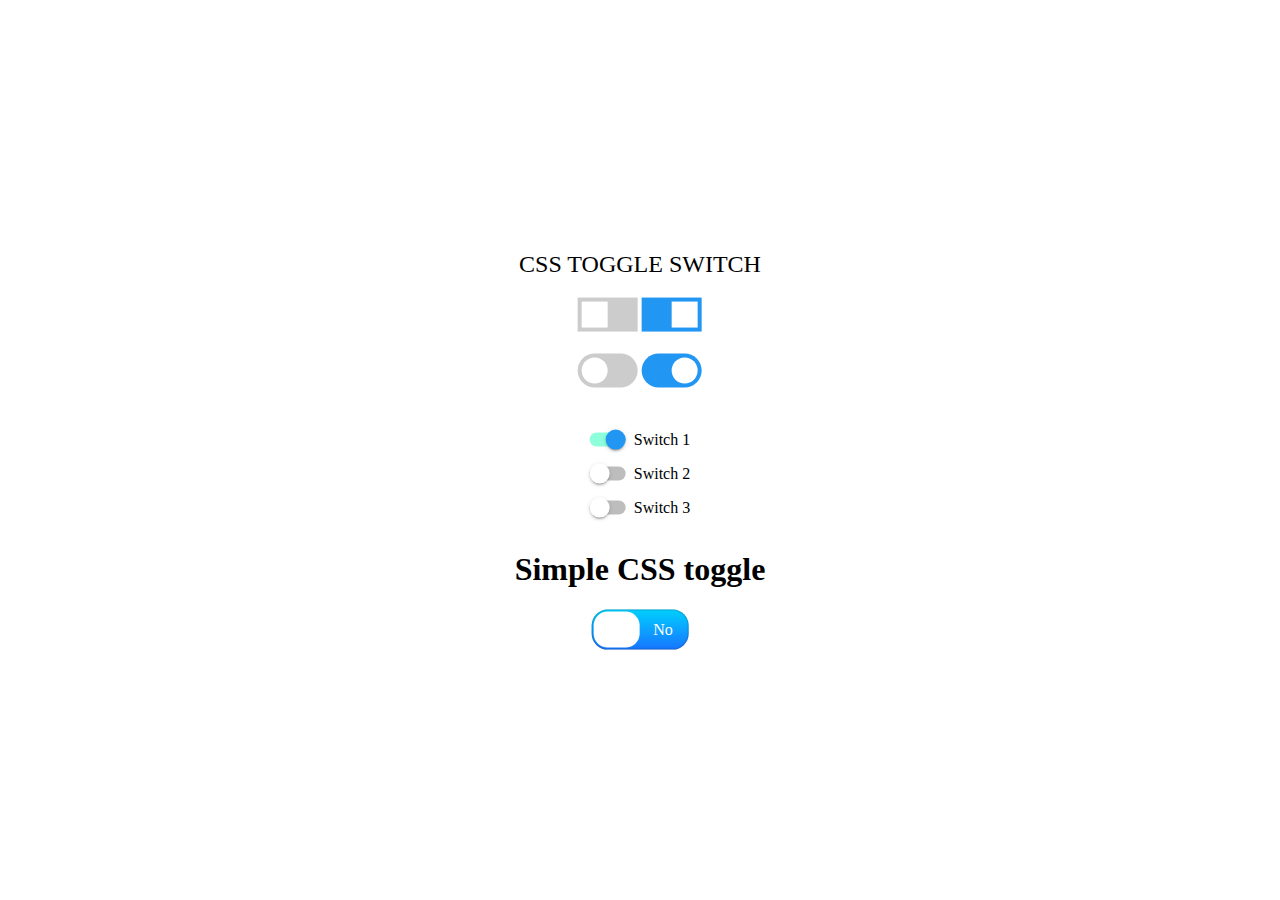
<file: Toggle Switch/index.html>
<!DOCTYPE html>
<html>
<head>
    <meta charset="utf-8">
    <meta name="viewport" content="width=device-width, initial-scale=1, shrink-to-fit=no">
    <meta http-equiv="Content-Type" content="text/html; charset=UTF-8">
    <meta name='robots' content='noindex,nofollow'/>
    <meta name="description" content="">
    <meta name="keywords" content="php,laravel,programmerhasan,msitxpress">
    <meta name="author" content="msitxpress">
    <title>CSS toggle switch</title>
    <link rel="stylesheet" href="m-toggle-switch.css">
</head>
<body>
<div class="container">
    <!-- TITLE -->
    <span class="title">
        CSS toggle switch
    </span>
    <label class="m-switch">
        <input type="checkbox">
        <span class="slider"></span>
    </label>

    <label class="m-switch">
        <input type="checkbox" checked>
        <span class="slider"></span>
    </label><br><br>

    <label class="m-switch">
        <input type="checkbox">
        <span class="slider round"></span>
    </label>

    <label class="m-switch">
        <input type="checkbox" checked>
        <span class="slider round"></span>
    </label>


    <br> <br><br>
        <!-- SWITCHES -->
        <div class="switch">
            <input type="checkbox" id="switch1" class="switch__input" checked>
            <label for="switch1" class="switch__label">Switch 1</label>
        </div><br>
        <div class="switch">
            <input type="checkbox" id="switch2" class="switch__input">
            <label for="switch2" class="switch__label">Switch 2</label>
        </div><br>
        <div class="switch">
            <input type="checkbox" id="switch3" class="switch__input">
            <label for="switch3" class="switch__label">Switch 3</label>
        </div><br>


    <h1>Simple CSS toggle</h1>
    <input type="checkbox" class="toggle" id="toggle" />
    <label for="toggle">
        <span class="on">Yes</span>
        <span class="off">No</span>
    </label>




</div>
</body>
</html>
</file>
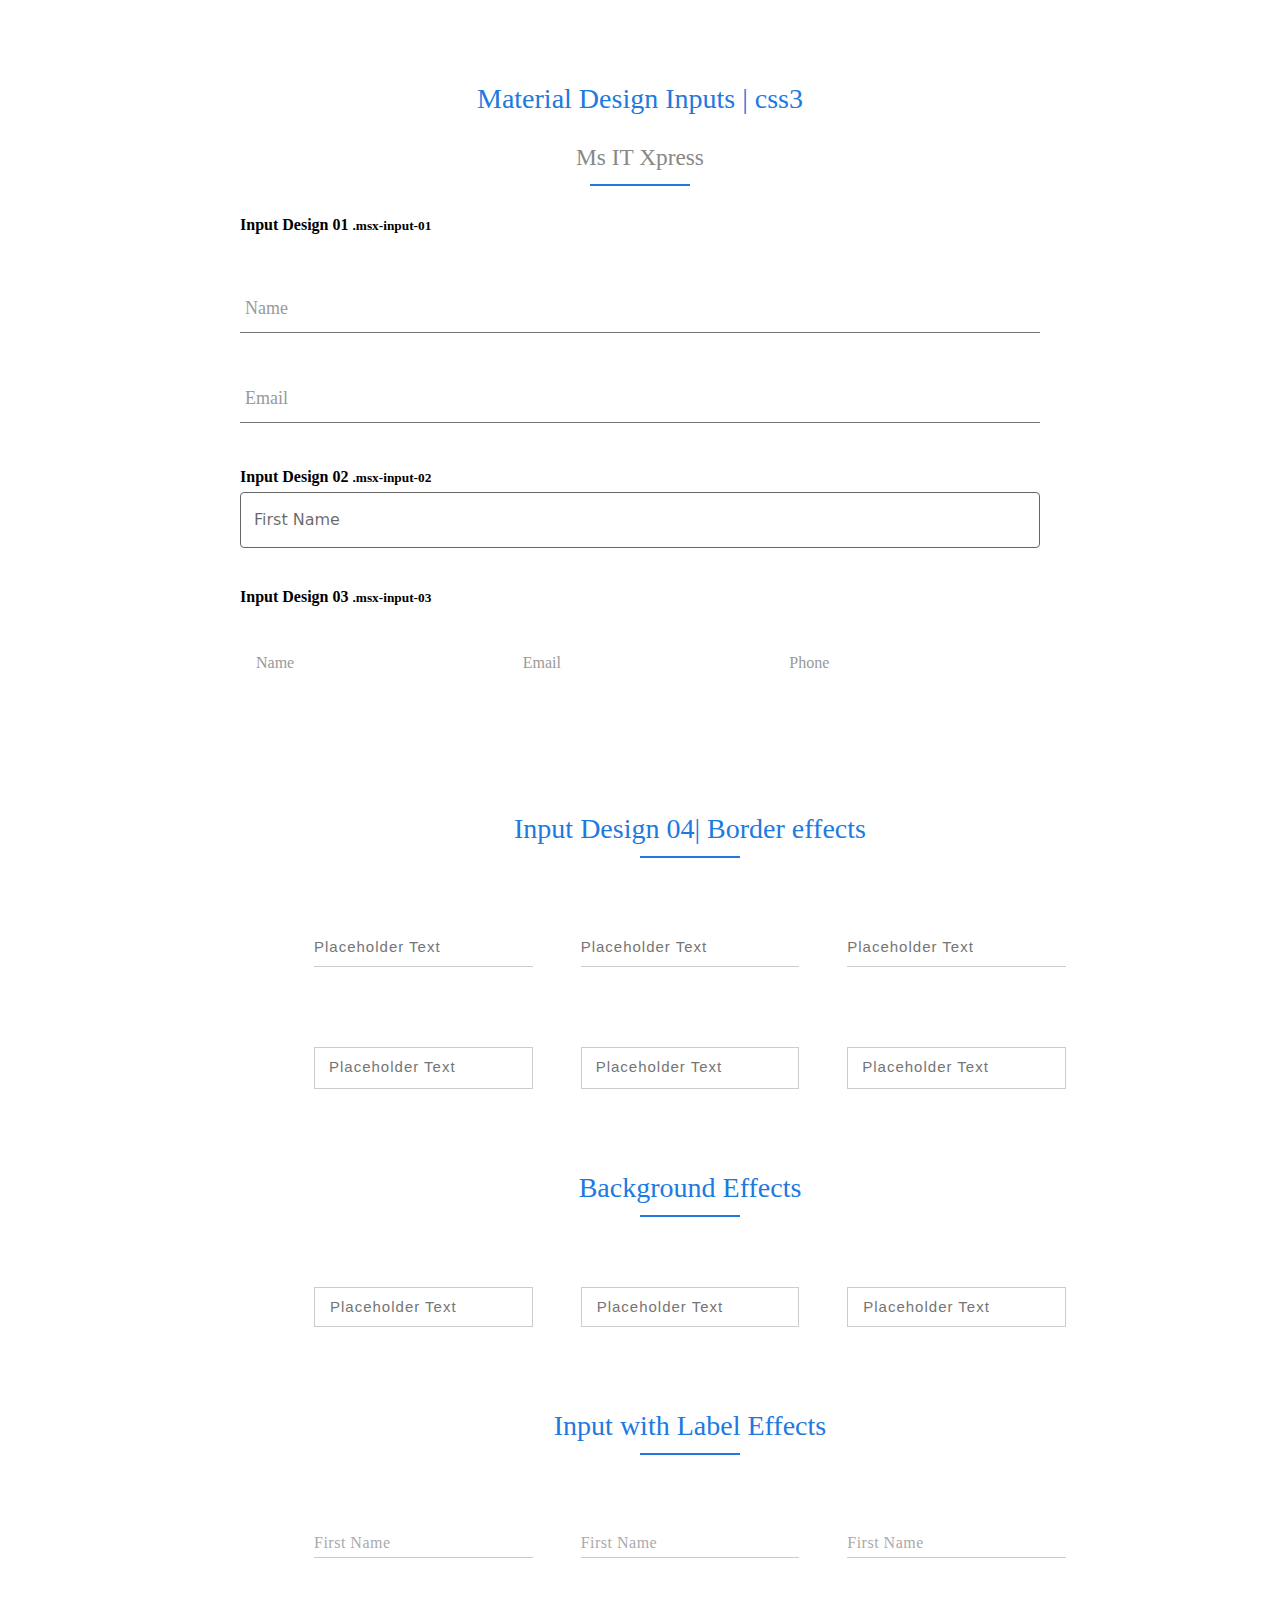
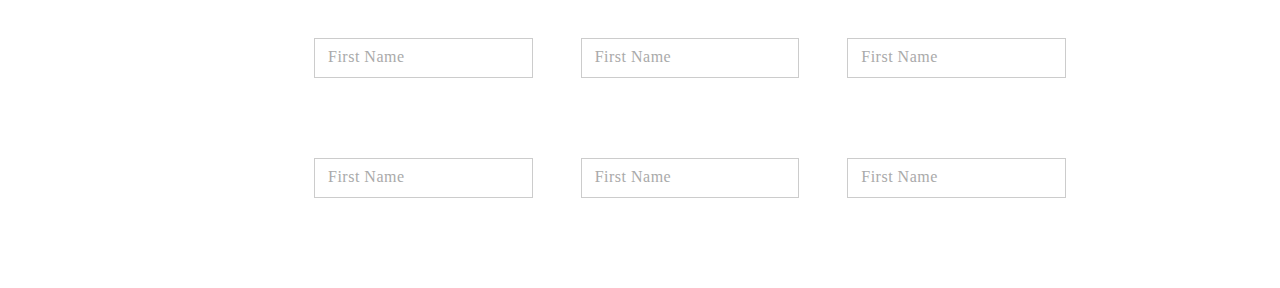
<file: Material Design Inputs/ms-input.html>
<!DOCTYPE html>
<html>
<head>
  <meta charset="utf-8">
  <meta name="viewport" content="width=device-width, initial-scale=1, shrink-to-fit=no">
  <meta http-equiv="Content-Type" content="text/html; charset=UTF-8">
  <meta name='robots' content='noindex,nofollow'/>
  <meta name="description" content="">
  <meta name="keywords" content="php,laravel,programmerhasan,msitxpress">
  <meta name="author" content="msitxpress">
  <title>Material Design Inputs</title>
  <link rel="stylesheet" href="ms-input.css">
  </head>
  <body>
    <div class="container">
      <h2> Material Design  Inputs | css3<small>Ms IT Xpress</small> </h2>

    <!--Material design msx-input-01-->
      <h4>Input Design 01 <small>.msx-input-01</small> </h4>
      <br><br><br>
      <form>
        <div class="group msx-input-01">
          <input type="text" required>
          <span class="highlight"></span>
          <span class="bar"></span>
          <label>Name</label>
        </div>
        <div class="group msx-input-01">
          <input type="text" required>
          <span class="bar"></span>
          <label>Email</label>
        </div>
      </form>
      <!--End Material design msx-input-01-->

      <!--Material design msx-input-02-->
      <h4>Input Design 02 <small>.msx-input-02</small> </h4>
      <label class="msx-input-02" for="name">
        <input placeholder=" " id="name" name="name">
        <span>First Name</span>
      </label>
      <!--End Material design msx-input-02-->

      <br><br><br>
      <!--Material design msx-input-03-->
        <h4>Input Design 03 <small>.msx-input-03</small> </h4>
        <form>
          <div class="msx-input-03">
            <input type="text" required />
            <label>Name</label>
            <span></span>
          </div>
          <div class="msx-input-03">
            <input type="email" required />
            <label>Email</label>
            <span></span>
          </div>
          <div class="msx-input-03">
            <input type="tel" required />
            <label>Phone</label>
            <span></span>
          </div>
        </form>
      <!--End Material design msx-input-03-->

      <!--Material design msx-input-04-->
      <div class="row">
        <div class="container">
          <h2>Input Design 04| Border effects</h2>
          <div class="col-3">
            <input class="msx-effect-1" type="text" placeholder="Placeholder Text">
            <span class="focus-border"></span>
          </div>
          <div class="col-3">
            <input class="msx-effect-2" type="text" placeholder="Placeholder Text">
            <span class="focus-border"></span>
          </div>
          <div class="col-3">
            <input class="msx-effect-3" type="text" placeholder="Placeholder Text">
            <span class="focus-border"></span>
          </div>


          <div class="col-3">
            <input class="msx-effect-7" type="text" placeholder="Placeholder Text">
            <span class="focus-border">
            	<i></i>
            </span>
          </div>
          <div class="col-3">
            <input class="msx-effect-8" type="text" placeholder="Placeholder Text">
            <span class="focus-border">
            	<i></i>
            </span>
          </div>
          <div class="col-3">
            <input class="msx-effect-9" type="text" placeholder="Placeholder Text">
            <span class="focus-border">
            	<i></i>
            </span>
          </div>

          <h2>Background Effects</h2>
          <div class="col-3">
            <input class="msx-effect-10" type="text" placeholder="Placeholder Text">
            <span class="focus-bg"></span>
          </div>
          <div class="col-3">
            <input class="msx-effect-11" type="text" placeholder="Placeholder Text">
            <span class="focus-bg"></span>
          </div>
          <div class="col-3">
            <input class="msx-effect-12" type="text" placeholder="Placeholder Text">
            <span class="focus-bg"></span>
          </div>

          <h2>Input with Label Effects</h2>
          <div class="col-3 input-effect">
            <input class="msx-effect-16" type="text" placeholder="">
            <label>First Name</label>
            <span class="focus-border"></span>
          </div>
          <div class="col-3 input-effect">
            <input class="msx-effect-17" type="text" placeholder="">
            <label>First Name</label>
            <span class="focus-border"></span>
          </div>
          <div class="col-3 input-effect">
            <input class="msx-effect-18" type="text" placeholder="">
            <label>First Name</label>
            <span class="focus-border"></span>
          </div>

          <div class="col-3 input-effect">
            <input class="msx-effect-19" type="text" placeholder="">
            <label>First Name</label>
            <span class="focus-border">
            	<i></i>
            </span>
          </div>
          <div class="col-3 input-effect">
            <input class="msx-effect-20" type="text" placeholder="">
            <label>First Name</label>
            <span class="focus-border">
            	<i></i>
            </span>
          </div>
          <div class="col-3 input-effect">
            <input class="msx-effect-21" type="text" placeholder="">
            <label>First Name</label>
            <span class="focus-border">
            	<i></i>
            </span>
          </div>

          <div class="col-3 input-effect">
            <input class="msx-effect-22" type="text" placeholder="">
            <label>First Name</label>
            <span class="focus-bg"></span>
          </div>
          <div class="col-3 input-effect">
            <input class="msx-effect-23" type="text" placeholder="">
            <label>First Name</label>
            <span class="focus-bg"></span>
          </div>
          <div class="col-3 input-effect">
            <input class="msx-effect-24" type="text" placeholder="">
            <label>First Name</label>
            <span class="focus-bg"></span>
          </div>
        </div>
      </div>
      <!--End Material design msx-input-04-->

    </div>
  <script>
    // JavaScript for label effects only
    $(window).load(function(){
    $(".col-3 input").val("");

    $(".input-effect input").focusout(function(){
    if($(this).val() != ""){
    $(this).addClass("has-content");
    }else{
    $(this).removeClass("has-content");
    }
    })
    });
  </script>
  </body>
</html>
</file>
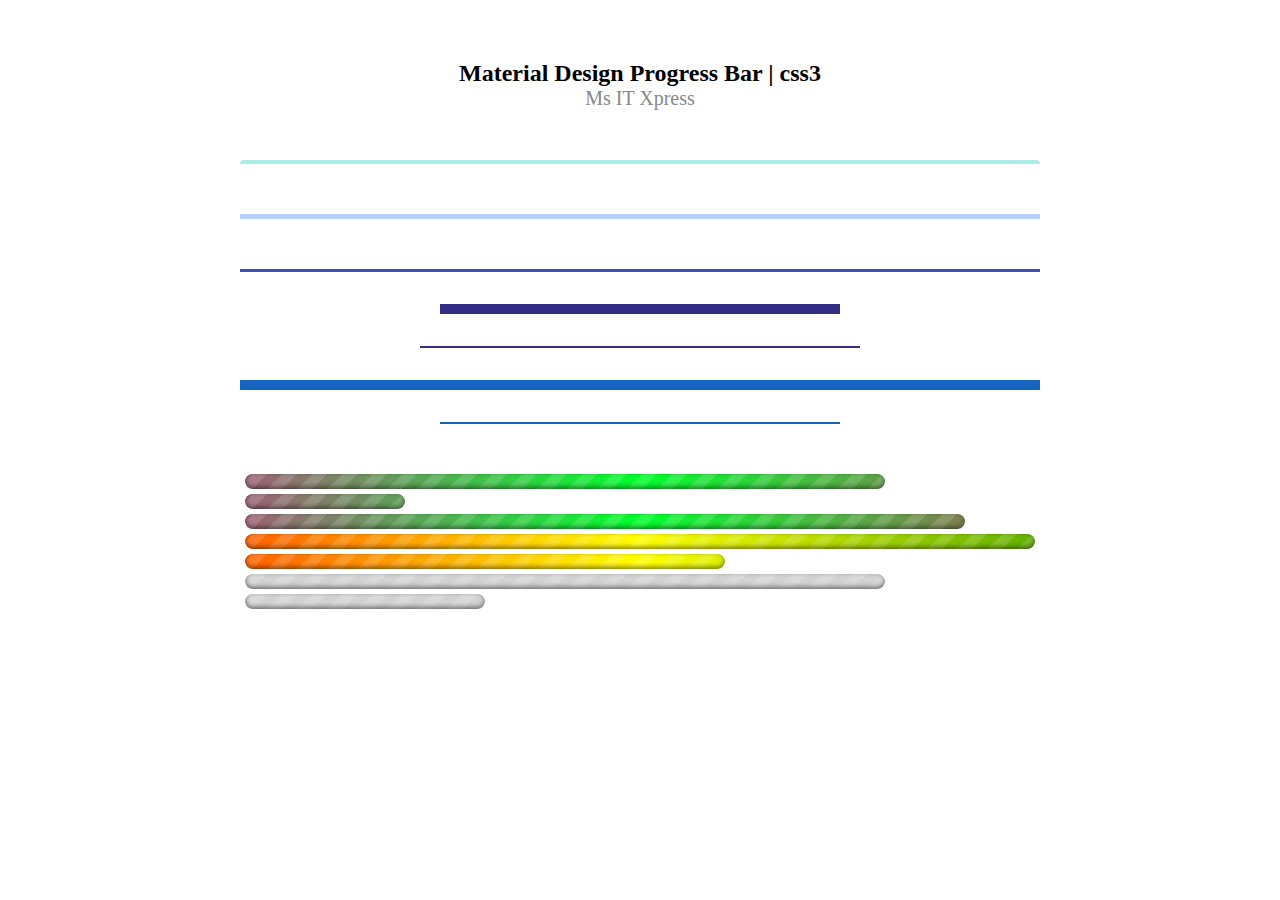
<file: Material Design Progress Bar/ms-progress.html>
<!DOCTYPE html>
<html>
<head>
  <meta charset="utf-8">
  <meta name="viewport" content="width=device-width, initial-scale=1, shrink-to-fit=no">
  <meta http-equiv="Content-Type" content="text/html; charset=UTF-8">
  <meta name='robots' content='noindex,nofollow'/>
  <meta name="description" content="">
  <meta name="keywords" content="php,laravel,programmerhasan,msitxpress">
  <meta name="author" content="msitxpress">
  <title>Material Design Progress Bar</title>
  <link rel="stylesheet" href="ms-progress.css">
  </head>
  <body>
    <div class="container">
      <h2>Material Design Progress Bar | css3<small>Ms IT Xpress</small> </h2>

      <!--Progress Bar 01-->
      <div class="ms-bar-01">
        <div></div>
      </div>
      <!--End Progress Bar 01-->

      <div class="mt-50"></div>

      <!--Progress bar 02-->
      <div class="ms-bar-02">
          <div class="line"></div>
          <div class="subline inc"></div>
          <div class="subline dec"></div>
      </div>
      <!--End Progress Bar 02-->

      <div class="mt-50"></div>

      <!--Progress bar 03-->
      <div class="ms-progress-line"></div>
      <!--End Progress Bar 03-->

      <!--Progress bar 05-->
      <div class="ms-linear-progress-material">
        <div class="bar bar1"></div>
        <div class="bar bar2"></div>
      </div>

      <div class="ms-linear-progress-material small">
        <div class="bar bar1"></div>
        <div class="bar bar2"></div>
      </div>

      <div class="ms-linear-progress">
        <div class="bar bar1"></div>
        <div class="bar bar2"></div>
      </div>

      <div class="ms-linear-progress small">
        <div class="bar bar1"></div>
        <div class="bar bar2"></div>
      </div>
      <!--end progress bar 05-->

      <div class="mt-50"></div>

      <!--Progress bar 04-->
      <div class="ms-bar-04" style="width:80%;"></div>
      <div class="ms-bar-04" style="width:20%;"></div>
      <div class="ms-bar-04" style="width:90%;"></div>
      <div class="ms-bar-04 ms-bar-04-color"></div>
      <div class="ms-bar-04 ms-bar-04-color" style="width:60%;"></div>
      <div class="ms-bar-04" style="--p:0;width:80%;"></div>
      <div class="ms-bar-04" style="--p:0;width:30%;"></div>
      <!--End Progress Bar 04-->

    </div>
  </body>
</html>
</file>
<file: Toggle Switch/m-toggle-switch.css>
.m-switch {
  position: relative;
  display: inline-block;
  width: 60px;
  height: 34px;
}
.m-switch input {display:none;}
.m-switch .slider {
  position: absolute;
  cursor: pointer;
  top: 0;
  left: 0;
  right: 0;
  bottom: 0;
  background-color: #ccc;
  -webkit-transition: .4s;
  transition: .4s;
}
.m-switch .slider:before {
  position: absolute;
  content: "";
  height: 26px;
  width: 26px;
  left: 4px;
  bottom: 4px;
  background-color: white;
  -webkit-transition: .4s;
  transition: .4s;
}
.m-switch input:checked + .slider {
  background-color: #2196F3;
}
.m-switch input:focus + .slider {
  box-shadow: 0 0 1px #2196F3;
}
.m-switch input:checked + .slider:before {
  -webkit-transform: translateX(26px);
  -ms-transform: translateX(26px);
  transform: translateX(26px);
}
/* Rounded sliders */
.m-switch .slider.round {
  border-radius: 34px;
}
.m-switch .slider.round:before {
  border-radius: 50%;
}






/* example 02 */
*, *:before, *:after {
  box-sizing: inherit;
}
.container {
  position: absolute;
  top: 50%;
  left: 50%;
  -webkit-transform: translate(-50%, -50%);
  transform: translate(-50%, -50%);
  text-align: center;
}

.title {
  display: block;
  margin: 0 0 20px;
  font-size: 24px;
  text-transform: uppercase;
}

.switch {
  display: inline-block;
  position: relative;
  margin: 0 0 10px;
  font-size: 16px;
  line-height: 24px;
}
.switch__input {
  position: absolute;
  top: 0;
  left: 0;
  width: 36px;
  height: 20px;
  opacity: 0;
  z-index: 0;
}
.switch__label {
  display: block;
  padding: 0 0 0 44px;
  cursor: pointer;
}
.switch__label:before {
  content: '';
  position: absolute;
  top: 5px;
  left: 0;
  width: 36px;
  height: 14px;
  background-color: rgba(0, 0, 0, 0.26);
  border-radius: 14px;
  z-index: 1;
  -webkit-transition: background-color 0.28s cubic-bezier(0.4, 0, 0.2, 1);
  transition: background-color 0.28s cubic-bezier(0.4, 0, 0.2, 1);
}
.switch__label:after {
  content: '';
  position: absolute;
  top: 2px;
  left: 0;
  width: 20px;
  height: 20px;
  background-color: #fff;
  border-radius: 14px;
  box-shadow: 0 2px 2px 0 rgba(0, 0, 0, 0.14), 0 3px 1px -2px rgba(0, 0, 0, 0.2), 0 1px 5px 0 rgba(0, 0, 0, 0.12);
  z-index: 2;
  -webkit-transition: all 0.28s cubic-bezier(0.4, 0, 0.2, 1);
  transition: all 0.28s cubic-bezier(0.4, 0, 0.2, 1);
  -webkit-transition-property: left, background-color;
  transition-property: left, background-color;
}
.switch__input:checked + .switch__label:before {
  background-color: #3fffc196;
}
.switch__input:checked + .switch__label:after {
  left: 16px;
  background-color: #2296f3;
}






input[type="checkbox"].toggle {
  opacity: 0;
  position: absolute;
  left: -99999px;
}
input[type="checkbox"].toggle + label {
  height: 40px;
  line-height: 40px;
  background: linear-gradient(#00d0ff, rgb(23, 117, 255))!important;
  padding: 0px 16px;
  border-radius: 16px;
  display: inline-block;
  position: relative;
  cursor: pointer;
  -moz-transition: all 0.25s ease-in;
  -o-transition: all 0.25s ease-in;
  -webkit-transition: all 0.25s ease-in;
  transition: all 0.25s ease-in;
  -moz-box-shadow: inset 0px 0px 2px rgba(0, 0, 0, 0.5);
  -webkit-box-shadow: inset 0px 0px 2px rgba(0, 0, 0, 0.5);
  box-shadow: inset 0px 0px 2px rgba(0, 0, 0, 0.5);
}
input[type="checkbox"].toggle + label:before, input[type="checkbox"].toggle + label:hover:before {
  content: ' ';
  position: absolute;
  top: 2px;
  left: 2px;
  width: 46px;
  height: 36px;
  background: #fff;
  z-index: 2;
  -moz-transition: all 0.25s ease-in;
  -o-transition: all 0.25s ease-in;
  -webkit-transition: all 0.25s ease-in;
  transition: all 0.25s ease-in;
  -moz-border-radius: 14px;
  -webkit-border-radius: 14px;
  border-radius: 14px;
}
input[type="checkbox"].toggle + label .off, input[type="checkbox"].toggle + label .on {
  color: #fff;
}
input[type="checkbox"].toggle + label .off {
  margin-left: 46px;
  display: inline-block;
}
input[type="checkbox"].toggle + label .on {
  display: none;
}
input[type="checkbox"].toggle:checked + label .off {
  display: none;
}
input[type="checkbox"].toggle:checked + label .on {
  margin-right: 46px;
  display: inline-block;
}
input[type="checkbox"].toggle:checked + label, input[type="checkbox"].toggle:focus:checked + label {
  background-color: #67a5ec;
}
input[type="checkbox"].toggle:checked + label:before, input[type="checkbox"].toggle:checked + label:hover:before, input[type="checkbox"].toggle:focus:checked + label:before, input[type="checkbox"].toggle:focus:checked + label:hover:before {
  background-position: 0 0;
  top: 2px;
  left: 100%;
  margin-left: -48px;
}
</file>
<file: Material Design Inputs/ms-input.css>
/*
Style: Ms Input
Author: msitxpress
Author URI: https://msitxpress.com/
Description: material design css3 inputs design.
Version: 1.0
*/
* { box-sizing:border-box; }
.mt-50{
  margin-top: 50px;
}
/* basic stylings ------------------------------------------ */
.container 		{
  font-family:'Roboto';
  width:900px;
  margin:30px auto 0;
  display:block;
  background:#FFF;
  padding:10px 50px 50px;
}
h2 		 {
  text-align:center;
  margin-bottom:50px;
}
h2 small {
  font-weight:normal;
  color:#888;
  display:block;
}

/* start msx-input-01
 ============================================================
 */
.msx-input-01{
  position:relative;
  margin-bottom:45px;
}
.msx-input-01 input {
  font-size:18px;
  padding:10px 10px 10px 5px;
  display:block;
  width:100%;
  border:none;
  border-bottom:1px solid #757575;
}
.msx-input-01 input:focus{ outline:none; }
/* LABEL ===== */
.msx-input-01 label{
  color:#999;
  font-size:18px;
  font-weight:normal;
  position:absolute;
  pointer-events:none;
  left:5px;
  top:10px;
  transition:0.2s ease all;
  -moz-transition:0.2s ease all;
  -webkit-transition:0.2s ease all;
}

/* active state */
.msx-input-01 input:focus ~ label, .msx-input-01 input:valid ~ label 		{
  top:-20px;
  font-size:14px;
  color:#5264AE;
}

/* BOTTOM BARS ==== */
.msx-input-01 .bar{ position:relative; display:block; width:100%; }
.msx-input-01 .bar:before, .bar:after{
  content:'';
  height:2px;
  width:0;
  bottom:1px;
  position:absolute;
  background:#5264AE;
  transition:0.2s ease all;
  -moz-transition:0.2s ease all;
  -webkit-transition:0.2s ease all;
}
.msx-input-01 .bar:before {
  left:50%;
}
.msx-input-01 .bar:after {
  right:50%;
}
/* active state */
.msx-input-01 input:focus ~ .bar:before, input:focus ~ .bar:after {
  width:50%;
}
/* HIGHLIGHTER ==*/
.msx-input-01 .highlight {
  position:absolute;
  height:60%;
  width:100%;
  top:25%;
  left:0;
  pointer-events:none;
  opacity:0.5;
}
/* active state */
.msx-input-01 input:focus ~ .highlight {
  -webkit-animation:inputHighlighter 0.3s ease;
  -moz-animation:inputHighlighter 0.3s ease;
  animation:inputHighlighter 0.3s ease;
}
/* ANIMATIONS ==== */
@-webkit-keyframes inputHighlighter {
  from { background:#5264AE; }
  to 	{ width:0; background:transparent; }
}
@-moz-keyframes inputHighlighter {
  from { background:#5264AE; }
  to 	{ width:0; background:transparent; }
}
@keyframes inputHighlighter {
  from { background:#5264AE; }
  to 	{ width:0; background:transparent; }
}
/*End msx-input-01
=================================================================
*/

/*Start msx-input-02
=================================================================
*/
.msx-input-02 {
  --pure-material-safari-helper1: rgb(var(--pure-material-primary-rgb, 33, 150, 243));
  position: relative;
  display: inline-block;
  padding-top: 6px;
  font-family: var(--pure-material-font, "Roboto", "Segoe UI", BlinkMacSystemFont, system-ui, -apple-system);
  font-size: 16px;
  line-height: 1.5;
  overflow: hidden;
  width: 100%;
}

/* Input, Textarea */
.msx-input-02 > input,
.msx-input-02 > textarea {
  box-sizing: border-box;
  margin: 0;
  border: solid 1px; /* Safari */
  border-color: rgba(var(--pure-material-onsurface-rgb, 0, 0, 0), 0.6);
  border-top-color: transparent;
  border-radius: 4px;
  padding: 15px 13px 15px;
  width: 100%;
  height: inherit;
  color: rgba(var(--pure-material-onsurface-rgb, 0, 0, 0), 0.87);
  background-color: transparent;
  box-shadow: none; /* Firefox */
  font-family: inherit;
  font-size: inherit;
  line-height: inherit;
  caret-color: rgb(var(--pure-material-primary-rgb, 33, 150, 243));
  transition: border 0.2s, box-shadow 0.2s;
}
/* Span */
.msx-input-02 > input + span,
.msx-input-02 > textarea + span {
  position: absolute;
  top: 0;
  left: 0;
  display: flex;
  border-color: rgba(var(--pure-material-onsurface-rgb, 0, 0, 0), 0.6);
  width: 100%;
  max-height: 100%;
  color: rgba(var(--pure-material-onsurface-rgb, 0, 0, 0), 0.6);
  font-size: 75%;
  line-height: 15px;
  cursor: text;
  transition: color 0.2s, font-size 0.2s, line-height 0.2s;
}
/* Corners */
.msx-input-02 > input + span::before,
.msx-input-02 > input + span::after,
.msx-input-02 > textarea + span::before,
.msx-input-02 > textarea + span::after {
  content: "";
  display: block;
  box-sizing: border-box;
  margin-top: 6px;
  border-top: solid 1px;
  border-top-color: rgba(var(--pure-material-onsurface-rgb, 0, 0, 0), 0.6);
  min-width: 10px;
  height: 8px;
  pointer-events: none;
  box-shadow: inset 0 1px transparent;
  transition: border-color 0.2s, box-shadow 0.2s;
}
.msx-input-02 > input + span::before,
.msx-input-02 > textarea + span::before {
  margin-right: 4px;
  border-left: solid 1px transparent;
  border-radius: 4px 0;
}
.msx-input-02 > input + span::after,
.msx-input-02 > textarea + span::after {
  flex-grow: 1;
  margin-left: 4px;
  border-right: solid 1px transparent;
  border-radius: 0 4px;
}
/* Hover */
.msx-input-02:hover > input,
.msx-input-02:hover > textarea {
  border-color: rgba(var(--pure-material-onsurface-rgb, 0, 0, 0), 0.87);
  border-top-color: transparent;
}
.msx-input-02:hover > input + span::before,
.msx-input-02:hover > textarea + span::before,
.msx-input-02:hover > input + span::after,
.msx-input-02:hover > textarea + span::after {
  border-top-color: rgba(var(--pure-material-onsurface-rgb, 0, 0, 0), 0.87);
}
.msx-input-02:hover > input:not(:focus):placeholder-shown,
.msx-input-02:hover > textarea:not(:focus):placeholder-shown {
  border-color: rgba(var(--pure-material-onsurface-rgb, 0, 0, 0), 0.87);
}
/* Placeholder-shown */
.msx-input-02 > input:not(:focus):placeholder-shown,
.msx-input-02 > textarea:not(:focus):placeholder-shown {
  border-top-color: rgba(var(--pure-material-onsurface-rgb, 0, 0, 0), 0.6);
}
.msx-input-02 > input:not(:focus):placeholder-shown + span,
.msx-input-02 > textarea:not(:focus):placeholder-shown + span {
  font-size: inherit;
  line-height: 68px;
}

.msx-input-02 > input:not(:focus):placeholder-shown + span::before,
.msx-input-02 > textarea:not(:focus):placeholder-shown + span::before,
.msx-input-02 > input:not(:focus):placeholder-shown + span::after,
.msx-input-02 > textarea:not(:focus):placeholder-shown + span::after {
  border-top-color: transparent;
}

/* Focus */
.msx-input-02 > input:focus,
.msx-input-02 > textarea:focus {
  border-color: rgb(var(--pure-material-primary-rgb, 33, 150, 243));
  border-top-color: transparent;
  box-shadow: inset 1px 0 var(--pure-material-safari-helper1), inset -1px 0 var(--pure-material-safari-helper1), inset 0 -1px var(--pure-material-safari-helper1);
  outline: none;
}

.msx-input-02 > input:focus + span,
.msx-input-02 > textarea:focus + span {
  color: rgb(var(--pure-material-primary-rgb, 33, 150, 243));
}

.msx-input-02 > input:focus + span::before,
.msx-input-02 > input:focus + span::after,
.msx-input-02 > textarea:focus + span::before,
.msx-input-02 > textarea:focus + span::after {
  border-top-color: var(--pure-material-safari-helper1) !important;
  box-shadow: inset 0 1px var(--pure-material-safari-helper1);
}

/* Disabled */
.msx-input-02 > input:disabled,
.msx-input-02 > input:disabled + span,
.msx-input-02 > textarea:disabled,
.msx-input-02 > textarea:disabled + span {
  border-color: rgba(var(--pure-material-onsurface-rgb, 0, 0, 0), 0.38) !important;
  border-top-color: transparent !important;
  color: rgba(var(--pure-material-onsurface-rgb, 0, 0, 0), 0.38);
  pointer-events: none;
}

.msx-input-02 > input:disabled + span::before,
.msx-input-02 > input:disabled + span::after,
.msx-input-02 > textarea:disabled + span::before,
.msx-input-02 > textarea:disabled + span::after {
  border-top-color: rgba(var(--pure-material-onsurface-rgb, 0, 0, 0), 0.38) !important;
}

.msx-input-02 > input:disabled:placeholder-shown,
.msx-input-02 > input:disabled:placeholder-shown + span,
.msx-input-02 > textarea:disabled:placeholder-shown,
.msx-input-02 > textarea:disabled:placeholder-shown + span {
  border-top-color: rgba(var(--pure-material-onsurface-rgb, 0, 0, 0), 0.38) !important;
}

.msx-input-02 > input:disabled:placeholder-shown + span::before,
.msx-input-02 > input:disabled:placeholder-shown + span::after,
.msx-input-02 > textarea:disabled:placeholder-shown + span::before,
.msx-input-02 > textarea:disabled:placeholder-shown + span::after {
  border-top-color: transparent !important;
}

/* Faster transition in Safari for less noticable fractional font-size issue */
@media not all and (min-resolution:.001dpcm) {
  @supports (-webkit-appearance:none) {
    .msx-input-02 > input,
    .msx-input-02 > input + span,
    .msx-input-02 > textarea,
    .msx-input-02 > textarea + span,
    .msx-input-02 > input + span::before,
    .msx-input-02 > input + span::after,
    .msx-input-02 > textarea + span::before,
    .msx-input-02 > textarea + span::after {
      transition-duration: 0.1s;
    }
  }
}
/*end msx-input-02
=================================================================
*/


/*Start msx-input-03
=================================================================
*/
.msx-input-03 input:focus ~ label, .msx-input-03 textarea:focus ~ label, .msx-input-03 input:valid ~ label, .msx-input-03 textarea:valid ~ label {
  font-size: 0.75em;
  color: #8e44ad;
  top: -2.25rem;
  -webkit-transition: all 0.125s cubic-bezier(0.2, 0, 0.03, 1);
  transition: all 0.125s cubic-bezier(0.2, 0, 0.03, 1);
}

.msx-input-03{
  float: left;
  width: 33.3333%;
  margin: 2rem 0 1rem;
  position: relative;
}
.msx-input-03 label {
  color: #999;
  padding: 1rem;
  position: absolute;
  top: 0;
  left: 0;
  -webkit-transition: all 0.25s cubic-bezier(0.2, 0, 0.03, 1);
  transition: all 0.25s cubic-bezier(0.2, 0, 0.03, 1);
  pointer-events: none;
}
.msx-input-03 .wide {
  width: 100%;
}

.msx-input-03 input, .msx-input-03 textarea {
  padding: 1rem 1rem;
  border: 0px;
  width: 100%;
  font-size: 1rem;
}
.msx-input-03 input ~ span, .msx-input-03 textarea ~ span {
  display: block;
  width: 0;
  height: 3px;
  background: #8e44ad;
  position: absolute;
  bottom: 0;
  left: 0;
  -webkit-transition: all 0.125s cubic-bezier(0.2, 0, 0.03, 1);
  transition: all 0.125s cubic-bezier(0.2, 0, 0.03, 1);
}
.msx-input-03 input:focus, .msx-input-03 textarea:focus {
  outline: 0;
}
.msx-input-03 input:focus ~ span, .msx-input-03 textarea:focus ~ span {
  width: 100%;
  -webkit-transition: all 0.125s cubic-bezier(0.2, 0, 0.03, 1);
  transition: all 0.125s cubic-bezier(0.2, 0, 0.03, 1);
}

.msx-input-03 textarea {
  width: 100%;
  min-height: 15em;
}

/*end msx-input-03
=================================================================
*/



*{margin: 0; padding: 0; box-sizing: border-box;}
.row{float: left; width: 100%; padding: 20px 0 50px;}
h2{text-align: center; color: #2079df; font-size: 28px; float: left; width: 100%; margin: 30px 0; position: relative; line-height: 58px; font-weight: 400;}
h2:before{content: ""; position: absolute; left: 50%; bottom: 0; width: 100px; height: 2px; background-color: #2079df; margin-left: -50px;}

/*start msx-effects -04
=================================================================
*/
:focus{outline: none;}

.col-3{float: left; width: 27.33%; margin: 40px 3%; position: relative;} /* necessary to give position: relative to parent. */
input[type="text"]{font: 15px/24px "Lato", Arial, sans-serif; color: #333; width: 100%; box-sizing: border-box; letter-spacing: 1px;}

.msx-effect-1,
.msx-effect-2,
.msx-effect-3{border: 0; padding: 7px 0; border-bottom: 1px solid #ccc;}

.msx-effect-1 ~ .focus-border{position: absolute; bottom: 0; left: 0; width: 0; height: 2px; background-color: #3399FF; transition: 0.4s;}
.msx-effect-1:focus ~ .focus-border{width: 100%; transition: 0.4s;}

.msx-effect-2 ~ .focus-border{position: absolute; bottom: 0; left: 50%; width: 0; height: 2px; background-color: #3399FF; transition: 0.4s;}
.msx-effect-2:focus ~ .focus-border{width: 100%; transition: 0.4s; left: 0;}

.msx-effect-3 ~ .focus-border{position: absolute; bottom: 0; left: 0; width: 100%; height: 2px; z-index: 99;}
.msx-effect-3 ~ .focus-border:before,
.msx-effect-3 ~ .focus-border:after{content: ""; position: absolute; bottom: 0; left: 0; width: 0; height: 100%; background-color: #3399FF; transition: 0.4s;}
.msx-effect-3 ~ .focus-border:after{left: auto; right: 0;}
.msx-effect-3:focus ~ .focus-border:before,
.msx-effect-3:focus ~ .focus-border:after{width: 50%; transition: 0.4s;}

.msx-effect-4,
.msx-effect-5,
.msx-effect-6{border: 0; padding: 5px 0 7px; border: 1px solid transparent; border-bottom-color: #ccc; transition: 0.4s;}

.msx-effect-4:focus,
.msx-effect-5:focus,
.msx-effect-6:focus{padding: 5px 14px 7px; transition: 0.4s;}

.msx-effect-4 ~ .focus-border{position: absolute; height: 0; bottom: 0; left: 0; width: 100%; transition: 0.4s; z-index: -1;}
.msx-effect-4:focus ~ .focus-border{transition: 0.4s; height: 36px; border: 2px solid #3399FF; z-index: 1;}

.msx-effect-5 ~ .focus-border{position: absolute; height: 36px; bottom: 0; left: 0; width: 0; transition: 0.4s;}
.msx-effect-5:focus ~ .focus-border{width: 100%; transition: 0.4s; border: 2px solid #3399FF;}

.msx-effect-6 ~ .focus-border{position: absolute; height: 36px; bottom: 0; right: 0; width: 0; transition: 0.4s;}
.msx-effect-6:focus ~ .focus-border{width: 100%; transition: 0.4s; border: 2px solid #3399FF;}

.msx-effect-7,
.msx-effect-8,
.msx-effect-9{border: 1px solid #ccc; padding: 7px 14px 9px; transition: 0.4s;}

.msx-effect-7 ~ .focus-border:before,
.msx-effect-7 ~ .focus-border:after{content: ""; position: absolute; top: 0; left: 50%; width: 0; height: 2px; background-color: #3399FF; transition: 0.4s;}
.msx-effect-7 ~ .focus-border:after{top: auto; bottom: 0;}
.msx-effect-7 ~ .focus-border i:before,
.msx-effect-7 ~ .focus-border i:after{content: ""; position: absolute; top: 50%; left: 0; width: 2px; height: 0; background-color: #3399FF; transition: 0.6s;}
.msx-effect-7 ~ .focus-border i:after{left: auto; right: 0;}
.msx-effect-7:focus ~ .focus-border:before,
.msx-effect-7:focus ~ .focus-border:after{left: 0; width: 100%; transition: 0.4s;}
.msx-effect-7:focus ~ .focus-border i:before,
.msx-effect-7:focus ~ .focus-border i:after{top: 0; height: 100%; transition: 0.6s;}

.msx-effect-8 ~ .focus-border:before,
.msx-effect-8 ~ .focus-border:after{content: ""; position: absolute; top: 0; left: 0; width: 0; height: 2px; background-color: #3399FF; transition: 0.3s;}
.msx-effect-8 ~ .focus-border:after{top: auto; bottom: 0; left: auto; right: 0;}
.msx-effect-8 ~ .focus-border i:before,
.msx-effect-8 ~ .focus-border i:after{content: ""; position: absolute; top: 0; left: 0; width: 2px; height: 0; background-color: #3399FF; transition: 0.4s;}
.msx-effect-8 ~ .focus-border i:after{left: auto; right: 0; top: auto; bottom: 0;}
.msx-effect-8:focus ~ .focus-border:before,
.msx-effect-8:focus ~ .focus-border:after{width: 100%; transition: 0.3s;}
.msx-effect-8:focus ~ .focus-border i:before,
.msx-effect-8:focus ~ .focus-border i:after{height: 100%; transition: 0.4s;}

.msx-effect-9 ~ .focus-border:before,
.msx-effect-9 ~ .focus-border:after{content: ""; position: absolute; top: 0; right: 0; width: 0; height: 2px; background-color: #3399FF; transition: 0.2s; transition-delay: 0.2s;}
.msx-effect-9 ~ .focus-border:after{top: auto; bottom: 0; right: auto; left: 0; transition-delay: 0.6s;}
.msx-effect-9 ~ .focus-border i:before,
.msx-effect-9 ~ .focus-border i:after{content: ""; position: absolute; top: 0; left: 0; width: 2px; height: 0; background-color: #3399FF; transition: 0.2s;}
.msx-effect-9 ~ .focus-border i:after{left: auto; right: 0; top: auto; bottom: 0; transition-delay: 0.4s;}
.msx-effect-9:focus ~ .focus-border:before,
.msx-effect-9:focus ~ .focus-border:after{width: 100%; transition: 0.2s; transition-delay: 0.6s;}
.msx-effect-9:focus ~ .focus-border:after{transition-delay: 0.2s;}
.msx-effect-9:focus ~ .focus-border i:before,
.msx-effect-9:focus ~ .focus-border i:after{height: 100%; transition: 0.2s;}
.msx-effect-9:focus ~ .focus-border i:after{transition-delay: 0.4s;}

.msx-effect-10,
.msx-effect-11,
.msx-effect-12,
.msx-effect-13,
.msx-effect-14,
.msx-effect-15{border: 0; padding: 7px 15px; border: 1px solid #ccc; position: relative; background: transparent;}

.msx-effect-10 ~ .focus-bg{position: absolute; left: 0; top: 0; width: 100%; height: 100%; background-color: #ededed; opacity: 0; transition: 0.5s; z-index: -1;}
.msx-effect-10:focus ~ .focus-bg{transition: 0.5s; opacity: 1;}

.msx-effect-11 ~ .focus-bg{position: absolute; left: 0; top: 0; width: 0; height: 100%; background-color: #ededed; transition: 0.3s; z-index: -1;}
.msx-effect-11:focus ~ .focus-bg{transition: 0.3s; width: 100%;}

.msx-effect-12 ~ .focus-bg{position: absolute; left: 50%; top: 0; width: 0; height: 100%; background-color: #ededed; transition: 0.3s; z-index: -1;}
.msx-effect-12:focus ~ .focus-bg{transition: 0.3s; width: 100%; left: 0;}

.msx-effect-13 ~ .focus-bg:before,
.msx-effect-13 ~ .focus-bg:after{content: ""; position: absolute; left: 0; top: 0; width: 0; height: 100%; background-color: #ededed; transition: 0.3s; z-index: -1;}
.msx-effect-13:focus ~ .focus-bg:before{transition: 0.3s; width: 50%;}
.msx-effect-13 ~ .focus-bg:after{left: auto; right: 0;}
.msx-effect-13:focus ~ .focus-bg:after{transition: 0.3s; width: 50%;}

.msx-effect-14 ~ .focus-bg:before,
.msx-effect-14 ~ .focus-bg:after{content: ""; position: absolute; left: 0; top: 0; width: 0; height: 0; background-color: #ededed; transition: 0.3s; z-index: -1;}
.msx-effect-14:focus ~ .focus-bg:before{transition: 0.3s; width: 50%; height: 100%;}
.msx-effect-14 ~ .focus-bg:after{left: auto; right: 0; top: auto; bottom: 0;}
.msx-effect-14:focus ~ .focus-bg:after{transition: 0.3s; width: 50%; height: 100%;}

.msx-effect-15 ~ .focus-bg:before,
.msx-effect-15 ~ .focus-bg:after{content: ""; position: absolute; left: 50%; top: 50%; width: 0; height: 0; background-color: #ededed; transition: 0.3s; z-index: -1;}
.msx-effect-15:focus ~ .focus-bg:before{transition: 0.3s; width: 50%; left: 0; top: 0; height: 100%;}
.msx-effect-15 ~ .focus-bg:after{left: auto; right: 50%; top: auto; bottom: 50%;}
.msx-effect-15:focus ~ .focus-bg:after{transition: 0.3s; width: 50%; height: 100%; bottom: 0; right: 0;}


.msx-effect-16,
.msx-effect-17,
.msx-effect-18{border: 0; padding: 4px 0; border-bottom: 1px solid #ccc; background-color: transparent;}

.msx-effect-16 ~ .focus-border{position: absolute; bottom: 0; left: 0; width: 0; height: 2px; background-color: #3399FF; transition: 0.4s;}
.msx-effect-16:focus ~ .focus-border,
.has-content.msx-effect-16 ~ .focus-border{width: 100%; transition: 0.4s;}
.msx-effect-16 ~ label{position: absolute; left: 0; width: 100%; top: 9px; color: #aaa; transition: 0.3s; z-index: -1; letter-spacing: 0.5px;}
.msx-effect-16:focus ~ label, .has-content.msx-effect-16 ~ label{top: -16px; font-size: 12px; color: #3399FF; transition: 0.3s;}

.msx-effect-17 ~ .focus-border{position: absolute; bottom: 0; left: 50%; width: 0; height: 2px; background-color: #3399FF; transition: 0.4s;}
.msx-effect-17:focus ~ .focus-border,
.has-content.msx-effect-17 ~ .focus-border{width: 100%; transition: 0.4s; left: 0;}
.msx-effect-17 ~ label{position: absolute; left: 0; width: 100%; top: 9px; color: #aaa; transition: 0.3s; z-index: -1; letter-spacing: 0.5px;}
.msx-effect-17:focus ~ label, .has-content.msx-effect-17 ~ label{top: -16px; font-size: 12px; color: #3399FF; transition: 0.3s;}

.msx-effect-18 ~ .focus-border{position: absolute; bottom: 0; left: 0; width: 100%; height: 2px; z-index: 99;}
.msx-effect-18 ~ .focus-border:before,
.msx-effect-18 ~ .focus-border:after{content: ""; position: absolute; bottom: 0; left: 0; width: 0; height: 100%; background-color: #3399FF; transition: 0.4s;}
.msx-effect-18 ~ .focus-border:after{left: auto; right: 0;}
.msx-effect-18:focus ~ .focus-border:before,
.msx-effect-18:focus ~ .focus-border:after,
.has-content.msx-effect-18 ~ .focus-border:before,
.has-content.msx-effect-18 ~ .focus-border:after{width: 50%; transition: 0.4s;}
.msx-effect-18 ~ label{position: absolute; left: 0; width: 100%; top: 9px; color: #aaa; transition: 0.3s; z-index: -1; letter-spacing: 0.5px;}
.msx-effect-18:focus ~ label, .has-content.msx-effect-18 ~ label{top: -16px; font-size: 12px; color: #3399FF; transition: 0.3s;}

.msx-effect-19,
.msx-effect-20,
.msx-effect-21{border: 1px solid #ccc; padding: 7px 14px; transition: 0.4s; background: transparent;}

.msx-effect-19 ~ .focus-border:before,
.msx-effect-19 ~ .focus-border:after{content: ""; position: absolute; top: -1px; left: 50%; width: 0; height: 2px; background-color: #3399FF; transition: 0.4s;}
.msx-effect-19 ~ .focus-border:after{top: auto; bottom: 0;}
.msx-effect-19 ~ .focus-border i:before,
.msx-effect-19 ~ .focus-border i:after{content: ""; position: absolute; top: 50%; left: 0; width: 2px; height: 0; background-color: #3399FF; transition: 0.6s;}
.msx-effect-19 ~ .focus-border i:after{left: auto; right: 0;}
.msx-effect-19:focus ~ .focus-border:before,
.msx-effect-19:focus ~ .focus-border:after,
.has-content.msx-effect-19 ~ .focus-border:before,
.has-content.msx-effect-19 ~ .focus-border:after{left: 0; width: 100%; transition: 0.4s;}
.msx-effect-19:focus ~ .focus-border i:before,
.msx-effect-19:focus ~ .focus-border i:after,
.has-content.msx-effect-19 ~ .focus-border i:before,
.has-content.msx-effect-19 ~ .focus-border i:after{top: -1px; height: 100%; transition: 0.6s;}
.msx-effect-19 ~ label{position: absolute; left: 14px; width: 100%; top: 10px; color: #aaa; transition: 0.3s; z-index: -1; letter-spacing: 0.5px;}
.msx-effect-19:focus ~ label, .has-content.msx-effect-19 ~ label{top: -18px; left: 0; font-size: 12px; color: #3399FF; transition: 0.3s;}

.msx-effect-20 ~ .focus-border:before,
.msx-effect-20 ~ .focus-border:after{content: ""; position: absolute; top: 0; left: 0; width: 0; height: 2px; background-color: #3399FF; transition: 0.3s;}
.msx-effect-20 ~ .focus-border:after{top: auto; bottom: 0; left: auto; right: 0;}
.msx-effect-20 ~ .focus-border i:before,
.msx-effect-20 ~ .focus-border i:after{content: ""; position: absolute; top: 0; left: 0; width: 2px; height: 0; background-color: #3399FF; transition: 0.4s;}
.msx-effect-20 ~ .focus-border i:after{left: auto; right: 0; top: auto; bottom: 0;}
.msx-effect-20:focus ~ .focus-border:before,
.msx-effect-20:focus ~ .focus-border:after,
.has-content.msx-effect-20 ~ .focus-border:before,
.has-content.msx-effect-20 ~ .focus-border:after{width: 100%; transition: 0.3s;}
.msx-effect-20:focus ~ .focus-border i:before,
.msx-effect-20:focus ~ .focus-border i:after,
.has-content.msx-effect-20 ~ .focus-border i:before,
.has-content.msx-effect-20 ~ .focus-border i:after{height: 100%; transition: 0.4s;}
.msx-effect-20 ~ label{position: absolute; left: 14px; width: 100%; top: 10px; color: #aaa; transition: 0.3s; z-index: -1; letter-spacing: 0.5px;}
.msx-effect-20:focus ~ label, .has-content.msx-effect-20 ~ label{top: -18px; left: 0; font-size: 12px; color: #3399FF; transition: 0.3s;}

.msx-effect-21 ~ .focus-border:before,
.msx-effect-21 ~ .focus-border:after{content: ""; position: absolute; top: 0; right: 0; width: 0; height: 2px; background-color: #3399FF; transition: 0.2s; transition-delay: 0.2s;}
.msx-effect-21 ~ .focus-border:after{top: auto; bottom: 0; right: auto; left: 0; transition-delay: 0.6s;}
.msx-effect-21 ~ .focus-border i:before,
.msx-effect-21 ~ .focus-border i:after{content: ""; position: absolute; top: 0; left: 0; width: 2px; height: 0; background-color: #3399FF; transition: 0.2s;}
.msx-effect-21 ~ .focus-border i:after{left: auto; right: 0; top: auto; bottom: 0; transition-delay: 0.4s;}
.msx-effect-21:focus ~ .focus-border:before,
.msx-effect-21:focus ~ .focus-border:after,
.has-content.msx-effect-21 ~ .focus-border:before,
.has-content.msx-effect-21 ~ .focus-border:after{width: 100%; transition: 0.2s; transition-delay: 0.6s;}
.msx-effect-21:focus ~ .focus-border:after,
.has-content.msx-effect-21 ~ .focus-border:after{transition-delay: 0.2s;}
.msx-effect-21:focus ~ .focus-border i:before,
.msx-effect-21:focus ~ .focus-border i:after,
.has-content.msx-effect-21 ~ .focus-border i:before,
.has-content.msx-effect-21 ~ .focus-border i:after{height: 100%; transition: 0.2s;}
.msx-effect-21:focus ~ .focus-border i:after,
.has-conten.msx-effect-21 ~ .focus-border i:after{transition-delay: 0.4s;}
.msx-effect-21 ~ label{position: absolute; left: 14px; width: 100%; top: 10px; color: #aaa; transition: 0.3s; z-index: -1; letter-spacing: 0.5px;}
.msx-effect-21:focus ~ label, .has-content.msx-effect-21 ~ label{top: -18px; left: 0; font-size: 12px; color: #3399FF; transition: 0.3s;}

.msx-effect-22,
.msx-effect-23,
.msx-effect-24{border: 0; padding: 7px 15px; border: 1px solid #ccc; position: relative; background: transparent;}

.msx-effect-22 ~ .focus-bg{position: absolute; left: 0; top: 0; width: 0; height: 100%; background-color: transparent; transition: 0.4s; z-index: -1;}
.msx-effect-22:focus ~ .focus-bg,
.has-content.msx-effect-22 ~ .focus-bg{transition: 0.4s; width: 100%; background-color: #ededed;}
.msx-effect-22 ~ label{position: absolute; left: 14px; width: 100%; top: 10px; color: #aaa; transition: 0.3s; z-index: -1; letter-spacing: 0.5px;}
.msx-effect-22:focus ~ label, .has-content.msx-effect-22 ~ label{top: -18px; left: 0; font-size: 12px; color: #333; transition: 0.3s;}

.msx-effect-23 ~ .focus-bg:before,
.msx-effect-23 ~ .focus-bg:after{content: ""; position: absolute; left: 0; top: 0; width: 0; height: 0; background-color: #ededed; transition: 0.3s; z-index: -1;}
.msx-effect-23:focus ~ .focus-bg:before,
.has-content.msx-effect-23 ~ .focus-bg:before{transition: 0.3s; width: 50%; height: 100%;}
.msx-effect-23 ~ .focus-bg:after{left: auto; right: 0; top: auto; bottom: 0;}
.msx-effect-23:focus ~ .focus-bg:after,
.has-content.msx-effect-23 ~ .focus-bg:after{transition: 0.3s; width: 50%; height: 100%;}
.msx-effect-23 ~ label{position: absolute; left: 14px; width: 100%; top: 10px; color: #aaa; transition: 0.3s; z-index: -1; letter-spacing: 0.5px;}
.msx-effect-23:focus ~ label, .has-content.msx-effect-23 ~ label{top: -18px; left: 0; font-size: 12px; color: #333; transition: 0.3s;}

.msx-effect-24 ~ .focus-bg:before,
.msx-effect-24 ~ .focus-bg:after{content: ""; position: absolute; left: 50%; top: 50%; width: 0; height: 0; background-color: #ededed; transition: 0.3s; z-index: -1;}
.msx-effect-24:focus ~ .focus-bg:before,
.has-content.msx-effect-24 ~ .focus-bg:before{transition: 0.3s; width: 50%; left: 0; top: 0; height: 100%;}
.msx-effect-24 ~ .focus-bg:after{left: auto; right: 50%; top: auto; bottom: 50%;}
.msx-effect-24:focus ~ .focus-bg:after,
.has-content.msx-effect-24 ~ .focus-bg:after{transition: 0.3s; width: 50%; height: 100%; bottom: 0; right: 0;}
.msx-effect-24 ~ label{position: absolute; left: 14px; width: 100%; top: 10px; color: #aaa; transition: 0.3s; z-index: -1; letter-spacing: 0.5px;}
.msx-effect-24:focus ~ label, .has-content.msx-effect-24 ~ label{top: -18px; left: 0; font-size: 12px; color: #333; transition: 0.3s;}
/*= input focus effects css End
=============================== */
</file>
<file: Material Design Progress Bar/ms-progress.css>
/*
Style: Ms Progress
Author: msitxpress
Author URI: https://msitxpress.com/
Description: material design css3 progress bar design.
Version: 1.0
*/
/* basic styling ------------------------------------------ */
* { box-sizing:border-box; }
.mt-50{
  margin-top: 50px;
}
.container 		{
  font-family:'Roboto';
  width:900px;
  margin:30px auto 0;
  display:block;
  background:#FFF;
  padding:10px 50px 50px;
}
h2 		 {
  text-align:center;
  margin-bottom:50px;
}
h2 small {
  font-weight:normal;
  color:#888;
  display:block;
}
/*Start All Progress Bar Style
=======================================================================
*/
/* Progress Bar 01*/
.ms-bar-01{position: relative;width: 100%;height: 4px;background: #acece6;overflow: hidden;border-top-left-radius: 15px;border-top-right-radius: 15px;}
.ms-bar-01 div:before {content:"";position:absolute;top:0px;left:0px;bottom:0px;background: #277dda;animation:box-1 2100ms cubic-bezier(0.65,0.81,0.73,0.4) infinite;}
.ms-bar-01 div:after {content:"";position:absolute;top:0px;left:0px;bottom:0px;background: #277dda;animation:box-2 2100ms cubic-bezier(0.16,0.84,0.44,1) infinite;animation-delay:1150ms;}
@keyframes box-1 {0% {left:-35%;right:100%;}60%,100% {left:100%;right:-90%;}}@keyframes box-2 {0% {left:-200%;right:100%;}60%,100% {left:107%;right:-8%;}}
/* end ms progress bar 01
---------------------------------------------------------
*/

/* Progress Bar 02*/
.ms-bar-02{
  position:relative;
  width:100%;
  height:5px;
  overflow-x: hidden;
}
.ms-bar-02 .line{
  position:absolute;
  opacity: 0.4;
  background:#4a8df8;
  width:150%;
  height:5px;
}
.ms-bar-02 .subline{
  position:absolute;
  background:#4a8df8;
  height:5px;
}
.ms-bar-02 .inc{
  animation: increase 2s infinite;
}
.ms-bar-02 .dec{
  animation: decrease 2s 0.5s infinite;
}
@keyframes increase {
  from { left: -5%; width: 5%; }
  to { left: 130%; width: 100%;}
}
@keyframes decrease {
  from { left: -80%; width: 80%; }
  to { left: 110%; width: 10%;}
}
/* end ms progress bar 02
----------------------------------------------
*/

/*progress bar 03*/
.ms-progress-line, .ms-progress-line:before {
  height: 3px;
  width: 100%;
  margin: 0;
}
.ms-progress-line {
  background-color: #b3d4fc;
  display: -webkit-flex;
  display: flex;
}
.ms-progress-line:before {
  background-color: #3f51b5;
  content: '';
  -webkit-animation: running-progress 2s cubic-bezier(0.4, 0, 0.2, 1) infinite;
  animation: running-progress 2s cubic-bezier(0.4, 0, 0.2, 1) infinite;
}
@-webkit-keyframes running-progress {
  0% { margin-left: 0px; margin-right: 100%; }
  50% { margin-left: 25%; margin-right: 0%; }
  100% { margin-left: 100%; margin-right: 0; }
}
@keyframes running-progress {
  0% { margin-left: 0px; margin-right: 100%; }
  50% { margin-left: 25%; margin-right: 0%; }
  100% { margin-left: 100%; margin-right: 0; }
}
/*end progress bar 03
--------------------------------------------
*/

/*progress bar 04*/
.ms-bar-04 {
  height: 15px;
  border-radius: 1em;
  margin:5px;
  background:
          linear-gradient(-45deg,
          rgba(255, 255, 255, 0.15) 25%,transparent 25%,
          transparent 50%, rgba(255, 255, 255, 0.15) 50%,
          rgba(255, 255, 255, 0.15) 75%,transparent 75%)
          left/30px 30px repeat-x,
          linear-gradient(to right, #ff00a5 0%, #00ff2b 50%, #ff0176 100%) left/var(--p,100%) fixed,
          lightgray;
  box-shadow:inset 0px -2px 5px rgba(0, 0, 0, 0.5);
  animation: change 1s linear infinite;
}
.ms-bar-04-color {
  background:
          linear-gradient(-45deg,
          rgba(255, 255, 255, 0.15) 25%,transparent 25%,
          transparent 50%, rgba(255, 255, 255, 0.15) 50%,
          rgba(255, 255, 255, 0.15) 75%,transparent 75%)
          left/30px 30px repeat-x,
          linear-gradient(to right, red 0%, yellow 50%, green 100%) left/var(--p,100%) fixed,
          lightgray;
}
@keyframes change {
  from {background-position:0 0,left}
  to {background-position:30px 0,left}
}
/*end progress bar 04
--------------------------------------------
*/

/*progress bar 05*/
.ms-linear-progress {
  background: #bbdefb;
  height: 10px;
  position: relative;
  width: 100%;
  margin: 0 auto;
  margin-top: 2rem;
  overflow: hidden;
  -webkit-animation: start 0.3s ease-in;
  animation: start 0.3s ease-in;
}
.ms-linear-progress.small {
  width: 50%;
  height: 2px;
}
.ms-linear-progress .bar {
  position: absolute;
  background: #1565c0;
  -webkit-transition: -webkit-transform 0.2s linear;
  transition: -webkit-transform 0.2s linear;
  transition: transform 0.2s linear;
  transition: transform 0.2s linear, -webkit-transform 0.2s linear;
  position: absolute;
  left: 0;
  top: 0;
  bottom: 0;
  width: 100%;
}
.ms-linear-progress .bar1 {
  -webkit-animation: progressLinearMovement 2.5s infinite;
  animation: progressLinearMovement 2.5s infinite;
  -webkit-animation-delay: 0;
  animation-delay: 0;
}
.ms-linear-progress .bar2 {
  left: -100%;
  -webkit-animation: progressLinearMovement 2.5s infinite;
  animation: progressLinearMovement 2.5s infinite;
  -webkit-animation-delay: 0.7s;
  animation-delay: 0.7s;
}
.ms-linear-progress-material {
  background: #aad1f9;
  height: 10px;
  position: relative;
  width: 50%;
  margin: 0 auto;
  margin-top: 2rem;
  overflow: hidden;
  -webkit-animation: start 0.3s ease-in;
  animation: start 0.3s ease-in;
}
.ms-linear-progress-material.small {
  width: 55%;
  height: 2px;
}
.ms-linear-progress-material .bar {
  position: absolute;
  background: #1068;
  -webkit-transition: -webkit-transform 0.2s linear;
  transition: -webkit-transform 0.2s linear;
  transition: transform 0.2s linear;
  transition: transform 0.2s linear, -webkit-transform 0.2s linear;
  position: absolute;
  left: 0;
  top: 0;
  bottom: 0;
  width: 100%;
}
.ms-linear-progress-material .bar1 {
  -webkit-animation: growBar1 2.5s infinite, moveBar1 2.5s infinite;
  animation: growBar1 2.5s infinite, moveBar1 2.5s infinite;
}
.ms-linear-progress-material .bar2 {
  -webkit-animation: growBar2 2.5s infinite, moveBar2 2.5s infinite;
  animation: growBar2 2.5s infinite, moveBar2 2.5s infinite;
}
@-webkit-keyframes growBar1 {
  0% {
    -webkit-animation-timing-function: linear;
    animation-timing-function: linear;
    -webkit-transform: scaleX(0.1);
    transform: scaleX(0.1);
  }
  36.6% {
    -webkit-animation-timing-function: cubic-bezier(0.33473, 0.12482, 0.78584, 1);
    animation-timing-function: cubic-bezier(0.33473, 0.12482, 0.78584, 1);
    -webkit-transform: scaleX(0.1);
    transform: scaleX(0.1);
  }
  69.15% {
    -webkit-animation-timing-function: cubic-bezier(0.22573, 0, 0.23365, 1.37098);
    animation-timing-function: cubic-bezier(0.22573, 0, 0.23365, 1.37098);
    -webkit-transform: scaleX(0.83);
    transform: scaleX(0.83);
  }
  100% {
    -webkit-transform: scaleX(0.1);
    transform: scaleX(0.1);
  }
}
@keyframes growBar1 {
  0% {
    -webkit-animation-timing-function: linear;
    animation-timing-function: linear;
    -webkit-transform: scaleX(0.1);
    transform: scaleX(0.1);
  }
  36.6% {
    -webkit-animation-timing-function: cubic-bezier(0.33473, 0.12482, 0.78584, 1);
    animation-timing-function: cubic-bezier(0.33473, 0.12482, 0.78584, 1);
    -webkit-transform: scaleX(0.1);
    transform: scaleX(0.1);
  }
  69.15% {
    -webkit-animation-timing-function: cubic-bezier(0.22573, 0, 0.23365, 1.37098);
    animation-timing-function: cubic-bezier(0.22573, 0, 0.23365, 1.37098);
    -webkit-transform: scaleX(0.83);
    transform: scaleX(0.83);
  }
  100% {
    -webkit-transform: scaleX(0.1);
    transform: scaleX(0.1);
  }
}
@-webkit-keyframes moveBar1 {
  0% {
    left: -105.16667%;
    -webkit-animation-timing-function: linear;
    animation-timing-function: linear;
  }
  20% {
    left: -105.16667%;
    -webkit-animation-timing-function: cubic-bezier(0.5, 0, 0.70173, 0.49582);
    animation-timing-function: cubic-bezier(0.5, 0, 0.70173, 0.49582);
  }
  69.15% {
    left: 21.5%;
    -webkit-animation-timing-function: cubic-bezier(0.30244, 0.38135, 0.55, 0.95635);
    animation-timing-function: cubic-bezier(0.30244, 0.38135, 0.55, 0.95635);
  }
  100% {
    left: 95.44444%;
  }
}
@keyframes moveBar1 {
  0% {
    left: -105.16667%;
    -webkit-animation-timing-function: linear;
    animation-timing-function: linear;
  }
  20% {
    left: -105.16667%;
    -webkit-animation-timing-function: cubic-bezier(0.5, 0, 0.70173, 0.49582);
    animation-timing-function: cubic-bezier(0.5, 0, 0.70173, 0.49582);
  }
  69.15% {
    left: 21.5%;
    -webkit-animation-timing-function: cubic-bezier(0.30244, 0.38135, 0.55, 0.95635);
    animation-timing-function: cubic-bezier(0.30244, 0.38135, 0.55, 0.95635);
  }
  100% {
    left: 95.44444%;
  }
}
@-webkit-keyframes growBar2 {
  0% {
    -webkit-animation-timing-function: cubic-bezier(0.20503, 0.05705, 0.57661, 0.45397);
    animation-timing-function: cubic-bezier(0.20503, 0.05705, 0.57661, 0.45397);
    -webkit-transform: scaleX(0.1);
    transform: scaleX(0.1);
  }
  19.15% {
    -webkit-animation-timing-function: cubic-bezier(0.15231, 0.19643, 0.64837, 1.00432);
    animation-timing-function: cubic-bezier(0.15231, 0.19643, 0.64837, 1.00432);
    -webkit-transform: scaleX(0.57);
    transform: scaleX(0.57);
  }
  44.15% {
    -webkit-animation-timing-function: cubic-bezier(0.25776, -0.00316, 0.21176, 1.38179);
    animation-timing-function: cubic-bezier(0.25776, -0.00316, 0.21176, 1.38179);
    -webkit-transform: scaleX(0.91);
    transform: scaleX(0.91);
  }
  100% {
    -webkit-transform: scaleX(0.1);
    transform: scaleX(0.1);
  }
}
@keyframes growBar2 {
  0% {
    -webkit-animation-timing-function: cubic-bezier(0.20503, 0.05705, 0.57661, 0.45397);
    animation-timing-function: cubic-bezier(0.20503, 0.05705, 0.57661, 0.45397);
    -webkit-transform: scaleX(0.1);
    transform: scaleX(0.1);
  }
  19.15% {
    -webkit-animation-timing-function: cubic-bezier(0.15231, 0.19643, 0.64837, 1.00432);
    animation-timing-function: cubic-bezier(0.15231, 0.19643, 0.64837, 1.00432);
    -webkit-transform: scaleX(0.57);
    transform: scaleX(0.57);
  }
  44.15% {
    -webkit-animation-timing-function: cubic-bezier(0.25776, -0.00316, 0.21176, 1.38179);
    animation-timing-function: cubic-bezier(0.25776, -0.00316, 0.21176, 1.38179);
    -webkit-transform: scaleX(0.91);
    transform: scaleX(0.91);
  }
  100% {
    -webkit-transform: scaleX(0.1);
    transform: scaleX(0.1);
  }
}
@-webkit-keyframes moveBar2 {
  0% {
    left: -54.88889%;
    -webkit-animation-timing-function: cubic-bezier(0.15, 0, 0.51506, 0.40968);
    animation-timing-function: cubic-bezier(0.15, 0, 0.51506, 0.40968);
  }
  25% {
    left: -17.25%;
    -webkit-animation-timing-function: cubic-bezier(0.31033, 0.28406, 0.8, 0.73372);
    animation-timing-function: cubic-bezier(0.31033, 0.28406, 0.8, 0.73372);
  }
  48.35% {
    left: 29.5%;
    -webkit-animation-timing-function: cubic-bezier(0.4, 0.62703, 0.6, 0.90203);
    animation-timing-function: cubic-bezier(0.4, 0.62703, 0.6, 0.90203);
  }
  100% {
    left: 117.38889%;
  }
}
@keyframes moveBar2 {
  0% {
    left: -54.88889%;
    -webkit-animation-timing-function: cubic-bezier(0.15, 0, 0.51506, 0.40968);
    animation-timing-function: cubic-bezier(0.15, 0, 0.51506, 0.40968);
  }
  25% {
    left: -17.25%;
    -webkit-animation-timing-function: cubic-bezier(0.31033, 0.28406, 0.8, 0.73372);
    animation-timing-function: cubic-bezier(0.31033, 0.28406, 0.8, 0.73372);
  }
  48.35% {
    left: 29.5%;
    -webkit-animation-timing-function: cubic-bezier(0.4, 0.62703, 0.6, 0.90203);
    animation-timing-function: cubic-bezier(0.4, 0.62703, 0.6, 0.90203);
  }
  100% {
    left: 117.38889%;
  }
}
@-webkit-keyframes start {
  from {
    max-height: 0;
    opacity: 0;
  }
  to {
    max-height: 20px;
    opacity: 1;
  }
}
@keyframes start {
  from {
    max-height: 0;
    opacity: 0;
  }
  to {
    max-height: 20px;
    opacity: 1;
  }
}
@-webkit-keyframes end {
  from {
    max-height: 0;
    opacity: 0;
  }
  to {
    max-height: 2px;
    opacity: 1;
  }
}
@keyframes end {
  from {
    max-height: 0;
    opacity: 0;
  }
  to {
    max-height: 2px;
    opacity: 1;
  }
}
@-webkit-keyframes progressLinearMovement {
  0% {
    left: -100%;
  }
  50% {
    left: 100%;
  }
  100% {
    left: 100%;
  }
}
@keyframes progressLinearMovement {
  0% {
    left: -100%;
  }
  50% {
    left: 100%;
  }
  100% {
    left: 100%;
  }
}
/*end progress bar 05
--------------------------------------------
*/
</file>
